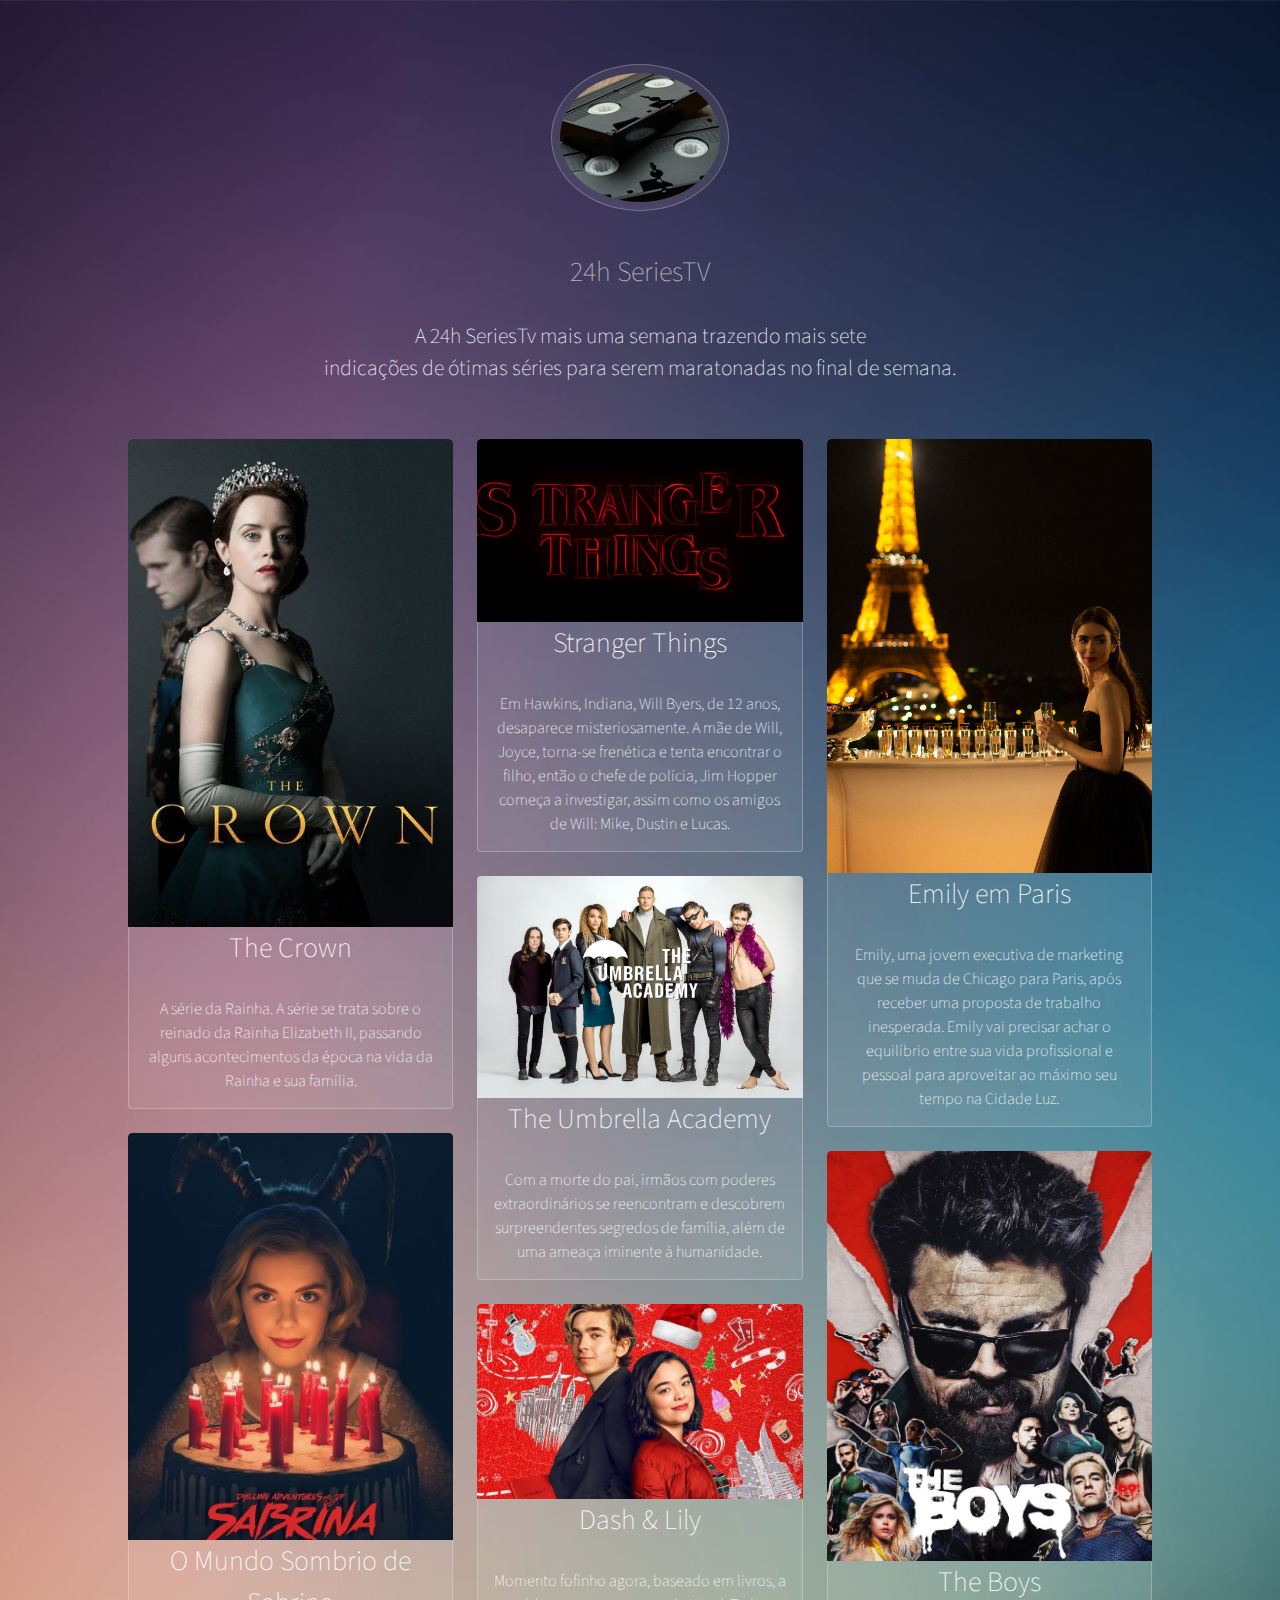
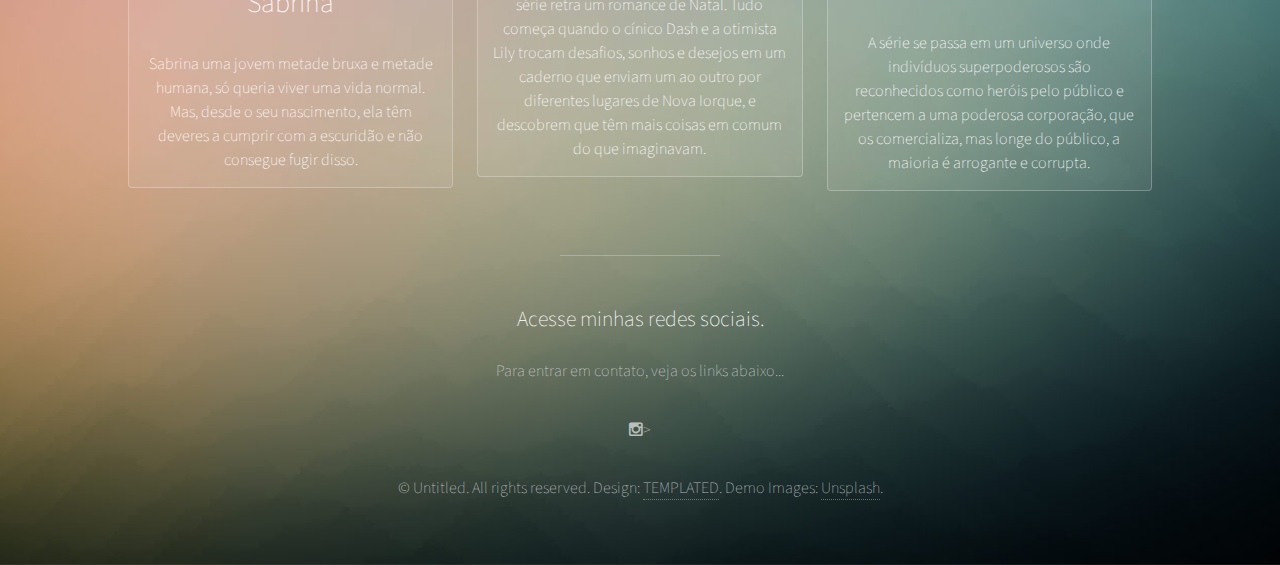
<file: serie.html/index.html>
<!DOCTYPE HTML>
<!--
	Visualize by TEMPLATED
	templated.co @templatedco
	Released for free under the Creative Commons Attribution 3.0 license (templated.co/license)
-->
<html>
	<head>
		<title>24h SeriesTv</title>
		<meta charset="utf-8" />
		<meta name="viewport" content="width=device-width, initial-scale=1" />
		<link rel="stylesheet" href="assets/css/main.css" />
	</head>
	<body>

		<!-- Wrapper -->
			<div id="wrapper">

				<!-- Header -->
					<header id="header">
						<span class="avatar"><img src="./images/vhs.jpg" alt="Fita Vhs" /></span>
						<h1>24h SeriesTV</h1>
						<h2>A 24h SeriesTv mais uma semana trazendo mais sete <br> 
							indicações de ótimas séries para serem maratonadas no final de semana.</h2
						></header>

				<!-- Main -->
					<section id="main">

						<!-- Thumbnails -->
							<section class="thumbnails">
								<div>
									<a href="images/the crown.jpg">
										<img src="images/the crown.jpg" alt="The Crown"/>
										<h1>The Crown</h1>
										<h3>A série da Rainha. A série se trata sobre o reinado
										da Rainha Elizabeth II, passando alguns acontecimentos da época 
										na vida da Rainha e sua família.</h3></a>
									<a href="images/Sabrina.jpg">
										<img src="images/Sabrina.jpg" alt="O Mundo Sombrio de Sabrina" />
										<h1>O Mundo Sombrio de Sabrina</h1>
										<h3>Sabrina uma jovem metade bruxa e metade humana, só queria viver
											uma vida normal. Mas, desde o seu nascimento, ela têm deveres 
											a cumprir com a escuridão e não consegue fugir disso.</h3></a>
								</div>
								<div>
									<a href="images/stranger.jpg">
										<img src="images/stranger.jpg" alt="Stranger Things" />
										<h1>Stranger Things</h1>
										<h3>Em Hawkins, Indiana, Will Byers, de 12 anos, desaparece misteriosamente. 
											A mãe de Will, Joyce, torna-se frenética e tenta encontrar o filho, 
											então o chefe de polícia, Jim Hopper começa a investigar, 
											assim como os amigos de Will: Mike, Dustin e Lucas.</h3></a>
									<a href="images/umbrella.jpg">
										<img src="images/umbrella.jpg" alt="The Umbrella Academy" />
										<h1>The Umbrella Academy</h1>
										<h3>Com a morte do pai, irmãos com poderes extraordinários se reencontram 
											e descobrem surpreendentes segredos de família, 
											além de uma ameaça iminente à humanidade.</h3></a>
									<a href="images/dash.jpg">
										<img src="images/dash.jpg" alt="Dash & Lily" />
										<h1>Dash & Lily</h1>
										<h3>Momento fofinho agora, baseado em livros, a série retra um romance de Natal.
											Tudo começa quando o cínico Dash e a otimista Lily trocam desafios, 
											sonhos e desejos em um caderno que enviam um ao outro por diferentes lugares de Nova Iorque,
											 e descobrem que têm mais coisas em comum do que imaginavam. </h3></a>
								</div>
								<div>
									<a href="images/Emily em Paris.jpg">
										<img src="images/Emily em Paris.jpg" alt="Emily em Paris" />
										<h1>Emily em Paris</h1>
										<h3>Emily, uma jovem executiva de marketing que se muda de Chicago para Paris,
											 após receber uma proposta de trabalho inesperada. Emily vai precisar achar o equilíbrio entre sua
											  vida profissional e pessoal para aproveitar ao máximo seu tempo na Cidade Luz.</h3>
									</a>
									<a href="images/the boys.jpg">
										<img src="images/the boys.jpg" alt="The Boys" />
										<h1>The Boys</h1>
										<h3>A série se passa em um universo onde indivíduos superpoderosos são reconhecidos como heróis 
											pelo público e pertencem a uma poderosa corporação, que os comercializa, mas longe do público, a maioria é arrogante e corrupta.</h3>
									</a>
								</div>
							</section>

					</section>
				<!-- Footer -->
					<footer id="footer">
							<div class="inner">
							   <h2>Acesse minhas redes sociais.</h2>
							   <p>Para entrar em contato, veja os links abaixo...</p>
						
							   <ul class="icons">
			
				  
								  <li><a href="https://instagram.com/igustavoinacio" target="_blank" class="icon fa-instagram"><span class="label">Instagram</span></a></li>></li>  
								</ul>
						  
						<p>&copy; Untitled. All rights reserved. Design: <a href="http://templated.co">TEMPLATED</a>. Demo Images: <a href="http://unsplash.com">Unsplash</a>.</p>
					</footer>

			</div>

		<!-- Scripts -->
			<script src="assets/js/jquery.min.js"></script>
			<script src="assets/js/jquery.poptrox.min.js"></script>
			<script src="assets/js/skel.min.js"></script>
			<script src="assets/js/main.js"></script>

	</body>
</html>
</file>
<file: serie.html/assets/css/main.css>
@charset "UTF-8";
@import url(font-awesome.min.css);
@import url("http://fonts.googleapis.com/css?family=Source+Sans+Pro:200");

/*
	Visualize by TEMPLATED
	templated.co @templatedco
	Released for free under the Creative Commons Attribution 3.0 license (templated.co/license)
*/

/* Reset */

	html, body, div, span, applet, object, iframe, h1, h2, h3, h4, h5, h6, p, blockquote, pre, a, abbr, acronym, address, big, cite, code, del, dfn, em, img, ins, kbd, q, s, samp, small, strike, strong, sub, sup, tt, var, b, u, i, center, dl, dt, dd, ol, ul, li, fieldset, form, label, legend, table, caption, tbody, tfoot, thead, tr, th, td, article, aside, canvas, details, embed, figure, figcaption, footer, header, hgroup, menu, nav, output, ruby, section, summary, time, mark, audio, video {
		margin: 0;
		padding: 0;
		border: 0;
		font-size: 100%;
		font: inherit;
		vertical-align: baseline;
	}

	article, aside, details, figcaption, figure, footer, header, hgroup, menu, nav, section {
		display: block;
	}

	body {
		line-height: 1;
	}

	ol, ul {
		list-style: none;
	}

	blockquote, q {
		quotes: none;
	}

	blockquote:before, blockquote:after, q:before, q:after {
		content: '';
		content: none;
	}

	table {
		border-collapse: collapse;
		border-spacing: 0;
	}

	body {
		-webkit-text-size-adjust: none;
	}

/* Box Model */

	*, *:before, *:after {
		-moz-box-sizing: border-box;
		-webkit-box-sizing: border-box;
		box-sizing: border-box;
	}

/* Grid */

	.row {
		border-bottom: solid 1px transparent;
		-moz-box-sizing: border-box;
		-webkit-box-sizing: border-box;
		box-sizing: border-box;
	}

	.row > * {
		float: left;
		-moz-box-sizing: border-box;
		-webkit-box-sizing: border-box;
		box-sizing: border-box;
	}

	.row:after, .row:before {
		content: '';
		display: block;
		clear: both;
		height: 0;
	}

	.row.uniform > * > :first-child {
		margin-top: 0;
	}

	.row.uniform > * > :last-child {
		margin-bottom: 0;
	}

	.row.\30 \25 > * {
		padding: 0 0 0 0em;
	}

	.row.\30 \25 {
		margin: 0 0 -1px 0em;
	}

	.row.uniform.\30 \25 > * {
		padding: 0em 0 0 0em;
	}

	.row.uniform.\30 \25 {
		margin: 0em 0 -1px 0em;
	}

	.row > * {
		padding: 0 0 0 2em;
	}

	.row {
		margin: 0 0 -1px -2em;
	}

	.row.uniform > * {
		padding: 2em 0 0 2em;
	}

	.row.uniform {
		margin: -2em 0 -1px -2em;
	}

	.row.\32 00\25 > * {
		padding: 0 0 0 4em;
	}

	.row.\32 00\25 {
		margin: 0 0 -1px -4em;
	}

	.row.uniform.\32 00\25 > * {
		padding: 4em 0 0 4em;
	}

	.row.uniform.\32 00\25 {
		margin: -4em 0 -1px -4em;
	}

	.row.\31 50\25 > * {
		padding: 0 0 0 3em;
	}

	.row.\31 50\25 {
		margin: 0 0 -1px -3em;
	}

	.row.uniform.\31 50\25 > * {
		padding: 3em 0 0 3em;
	}

	.row.uniform.\31 50\25 {
		margin: -3em 0 -1px -3em;
	}

	.row.\35 0\25 > * {
		padding: 0 0 0 1em;
	}

	.row.\35 0\25 {
		margin: 0 0 -1px -1em;
	}

	.row.uniform.\35 0\25 > * {
		padding: 1em 0 0 1em;
	}

	.row.uniform.\35 0\25 {
		margin: -1em 0 -1px -1em;
	}

	.row.\32 5\25 > * {
		padding: 0 0 0 0.5em;
	}

	.row.\32 5\25 {
		margin: 0 0 -1px -0.5em;
	}

	.row.uniform.\32 5\25 > * {
		padding: 0.5em 0 0 0.5em;
	}

	.row.uniform.\32 5\25 {
		margin: -0.5em 0 -1px -0.5em;
	}

	.\31 2u, .\31 2u\24 {
		width: 100%;
		clear: none;
		margin-left: 0;
	}

	.\31 1u, .\31 1u\24 {
		width: 91.6666666667%;
		clear: none;
		margin-left: 0;
	}

	.\31 0u, .\31 0u\24 {
		width: 83.3333333333%;
		clear: none;
		margin-left: 0;
	}

	.\39 u, .\39 u\24 {
		width: 75%;
		clear: none;
		margin-left: 0;
	}

	.\38 u, .\38 u\24 {
		width: 66.6666666667%;
		clear: none;
		margin-left: 0;
	}

	.\37 u, .\37 u\24 {
		width: 58.3333333333%;
		clear: none;
		margin-left: 0;
	}

	.\36 u, .\36 u\24 {
		width: 50%;
		clear: none;
		margin-left: 0;
	}

	.\35 u, .\35 u\24 {
		width: 41.6666666667%;
		clear: none;
		margin-left: 0;
	}

	.\34 u, .\34 u\24 {
		width: 33.3333333333%;
		clear: none;
		margin-left: 0;
	}

	.\33 u, .\33 u\24 {
		width: 25%;
		clear: none;
		margin-left: 0;
	}

	.\32 u, .\32 u\24 {
		width: 16.6666666667%;
		clear: none;
		margin-left: 0;
	}

	.\31 u, .\31 u\24 {
		width: 8.3333333333%;
		clear: none;
		margin-left: 0;
	}

	.\31 2u\24 + *,
	.\31 1u\24 + *,
	.\31 0u\24 + *,
	.\39 u\24 + *,
	.\38 u\24 + *,
	.\37 u\24 + *,
	.\36 u\24 + *,
	.\35 u\24 + *,
	.\34 u\24 + *,
	.\33 u\24 + *,
	.\32 u\24 + *,
	.\31 u\24 + * {
		clear: left;
	}

	.\-11u {
		margin-left: 91.66667%;
	}

	.\-10u {
		margin-left: 83.33333%;
	}

	.\-9u {
		margin-left: 75%;
	}

	.\-8u {
		margin-left: 66.66667%;
	}

	.\-7u {
		margin-left: 58.33333%;
	}

	.\-6u {
		margin-left: 50%;
	}

	.\-5u {
		margin-left: 41.66667%;
	}

	.\-4u {
		margin-left: 33.33333%;
	}

	.\-3u {
		margin-left: 25%;
	}

	.\-2u {
		margin-left: 16.66667%;
	}

	.\-1u {
		margin-left: 8.33333%;
	}

	@media screen and (max-width: 1680px) {

		.row > * {
			padding: 0 0 0 2em;
		}

		.row {
			margin: 0 0 -1px -2em;
		}

		.row.uniform > * {
			padding: 2em 0 0 2em;
		}

		.row.uniform {
			margin: -2em 0 -1px -2em;
		}

		.row.\32 00\25 > * {
			padding: 0 0 0 4em;
		}

		.row.\32 00\25 {
			margin: 0 0 -1px -4em;
		}

		.row.uniform.\32 00\25 > * {
			padding: 4em 0 0 4em;
		}

		.row.uniform.\32 00\25 {
			margin: -4em 0 -1px -4em;
		}

		.row.\31 50\25 > * {
			padding: 0 0 0 3em;
		}

		.row.\31 50\25 {
			margin: 0 0 -1px -3em;
		}

		.row.uniform.\31 50\25 > * {
			padding: 3em 0 0 3em;
		}

		.row.uniform.\31 50\25 {
			margin: -3em 0 -1px -3em;
		}

		.row.\35 0\25 > * {
			padding: 0 0 0 1em;
		}

		.row.\35 0\25 {
			margin: 0 0 -1px -1em;
		}

		.row.uniform.\35 0\25 > * {
			padding: 1em 0 0 1em;
		}

		.row.uniform.\35 0\25 {
			margin: -1em 0 -1px -1em;
		}

		.row.\32 5\25 > * {
			padding: 0 0 0 0.5em;
		}

		.row.\32 5\25 {
			margin: 0 0 -1px -0.5em;
		}

		.row.uniform.\32 5\25 > * {
			padding: 0.5em 0 0 0.5em;
		}

		.row.uniform.\32 5\25 {
			margin: -0.5em 0 -1px -0.5em;
		}

		.\31 2u\28xlarge\29, .\31 2u\24\28xlarge\29 {
			width: 100%;
			clear: none;
			margin-left: 0;
		}

		.\31 1u\28xlarge\29, .\31 1u\24\28xlarge\29 {
			width: 91.6666666667%;
			clear: none;
			margin-left: 0;
		}

		.\31 0u\28xlarge\29, .\31 0u\24\28xlarge\29 {
			width: 83.3333333333%;
			clear: none;
			margin-left: 0;
		}

		.\39 u\28xlarge\29, .\39 u\24\28xlarge\29 {
			width: 75%;
			clear: none;
			margin-left: 0;
		}

		.\38 u\28xlarge\29, .\38 u\24\28xlarge\29 {
			width: 66.6666666667%;
			clear: none;
			margin-left: 0;
		}

		.\37 u\28xlarge\29, .\37 u\24\28xlarge\29 {
			width: 58.3333333333%;
			clear: none;
			margin-left: 0;
		}

		.\36 u\28xlarge\29, .\36 u\24\28xlarge\29 {
			width: 50%;
			clear: none;
			margin-left: 0;
		}

		.\35 u\28xlarge\29, .\35 u\24\28xlarge\29 {
			width: 41.6666666667%;
			clear: none;
			margin-left: 0;
		}

		.\34 u\28xlarge\29, .\34 u\24\28xlarge\29 {
			width: 33.3333333333%;
			clear: none;
			margin-left: 0;
		}

		.\33 u\28xlarge\29, .\33 u\24\28xlarge\29 {
			width: 25%;
			clear: none;
			margin-left: 0;
		}

		.\32 u\28xlarge\29, .\32 u\24\28xlarge\29 {
			width: 16.6666666667%;
			clear: none;
			margin-left: 0;
		}

		.\31 u\28xlarge\29, .\31 u\24\28xlarge\29 {
			width: 8.3333333333%;
			clear: none;
			margin-left: 0;
		}

		.\31 2u\24\28xlarge\29 + *,
		.\31 1u\24\28xlarge\29 + *,
		.\31 0u\24\28xlarge\29 + *,
		.\39 u\24\28xlarge\29 + *,
		.\38 u\24\28xlarge\29 + *,
		.\37 u\24\28xlarge\29 + *,
		.\36 u\24\28xlarge\29 + *,
		.\35 u\24\28xlarge\29 + *,
		.\34 u\24\28xlarge\29 + *,
		.\33 u\24\28xlarge\29 + *,
		.\32 u\24\28xlarge\29 + *,
		.\31 u\24\28xlarge\29 + * {
			clear: left;
		}

		.\-11u\28xlarge\29 {
			margin-left: 91.66667%;
		}

		.\-10u\28xlarge\29 {
			margin-left: 83.33333%;
		}

		.\-9u\28xlarge\29 {
			margin-left: 75%;
		}

		.\-8u\28xlarge\29 {
			margin-left: 66.66667%;
		}

		.\-7u\28xlarge\29 {
			margin-left: 58.33333%;
		}

		.\-6u\28xlarge\29 {
			margin-left: 50%;
		}

		.\-5u\28xlarge\29 {
			margin-left: 41.66667%;
		}

		.\-4u\28xlarge\29 {
			margin-left: 33.33333%;
		}

		.\-3u\28xlarge\29 {
			margin-left: 25%;
		}

		.\-2u\28xlarge\29 {
			margin-left: 16.66667%;
		}

		.\-1u\28xlarge\29 {
			margin-left: 8.33333%;
		}

	}

	@media screen and (max-width: 1280px) {

		.row > * {
			padding: 0 0 0 2em;
		}

		.row {
			margin: 0 0 -1px -2em;
		}

		.row.uniform > * {
			padding: 2em 0 0 2em;
		}

		.row.uniform {
			margin: -2em 0 -1px -2em;
		}

		.row.\32 00\25 > * {
			padding: 0 0 0 4em;
		}

		.row.\32 00\25 {
			margin: 0 0 -1px -4em;
		}

		.row.uniform.\32 00\25 > * {
			padding: 4em 0 0 4em;
		}

		.row.uniform.\32 00\25 {
			margin: -4em 0 -1px -4em;
		}

		.row.\31 50\25 > * {
			padding: 0 0 0 3em;
		}

		.row.\31 50\25 {
			margin: 0 0 -1px -3em;
		}

		.row.uniform.\31 50\25 > * {
			padding: 3em 0 0 3em;
		}

		.row.uniform.\31 50\25 {
			margin: -3em 0 -1px -3em;
		}

		.row.\35 0\25 > * {
			padding: 0 0 0 1em;
		}

		.row.\35 0\25 {
			margin: 0 0 -1px -1em;
		}

		.row.uniform.\35 0\25 > * {
			padding: 1em 0 0 1em;
		}

		.row.uniform.\35 0\25 {
			margin: -1em 0 -1px -1em;
		}

		.row.\32 5\25 > * {
			padding: 0 0 0 0.5em;
		}

		.row.\32 5\25 {
			margin: 0 0 -1px -0.5em;
		}

		.row.uniform.\32 5\25 > * {
			padding: 0.5em 0 0 0.5em;
		}

		.row.uniform.\32 5\25 {
			margin: -0.5em 0 -1px -0.5em;
		}

		.\31 2u\28large\29, .\31 2u\24\28large\29 {
			width: 100%;
			clear: none;
			margin-left: 0;
		}

		.\31 1u\28large\29, .\31 1u\24\28large\29 {
			width: 91.6666666667%;
			clear: none;
			margin-left: 0;
		}

		.\31 0u\28large\29, .\31 0u\24\28large\29 {
			width: 83.3333333333%;
			clear: none;
			margin-left: 0;
		}

		.\39 u\28large\29, .\39 u\24\28large\29 {
			width: 75%;
			clear: none;
			margin-left: 0;
		}

		.\38 u\28large\29, .\38 u\24\28large\29 {
			width: 66.6666666667%;
			clear: none;
			margin-left: 0;
		}

		.\37 u\28large\29, .\37 u\24\28large\29 {
			width: 58.3333333333%;
			clear: none;
			margin-left: 0;
		}

		.\36 u\28large\29, .\36 u\24\28large\29 {
			width: 50%;
			clear: none;
			margin-left: 0;
		}

		.\35 u\28large\29, .\35 u\24\28large\29 {
			width: 41.6666666667%;
			clear: none;
			margin-left: 0;
		}

		.\34 u\28large\29, .\34 u\24\28large\29 {
			width: 33.3333333333%;
			clear: none;
			margin-left: 0;
		}

		.\33 u\28large\29, .\33 u\24\28large\29 {
			width: 25%;
			clear: none;
			margin-left: 0;
		}

		.\32 u\28large\29, .\32 u\24\28large\29 {
			width: 16.6666666667%;
			clear: none;
			margin-left: 0;
		}

		.\31 u\28large\29, .\31 u\24\28large\29 {
			width: 8.3333333333%;
			clear: none;
			margin-left: 0;
		}

		.\31 2u\24\28large\29 + *,
		.\31 1u\24\28large\29 + *,
		.\31 0u\24\28large\29 + *,
		.\39 u\24\28large\29 + *,
		.\38 u\24\28large\29 + *,
		.\37 u\24\28large\29 + *,
		.\36 u\24\28large\29 + *,
		.\35 u\24\28large\29 + *,
		.\34 u\24\28large\29 + *,
		.\33 u\24\28large\29 + *,
		.\32 u\24\28large\29 + *,
		.\31 u\24\28large\29 + * {
			clear: left;
		}

		.\-11u\28large\29 {
			margin-left: 91.66667%;
		}

		.\-10u\28large\29 {
			margin-left: 83.33333%;
		}

		.\-9u\28large\29 {
			margin-left: 75%;
		}

		.\-8u\28large\29 {
			margin-left: 66.66667%;
		}

		.\-7u\28large\29 {
			margin-left: 58.33333%;
		}

		.\-6u\28large\29 {
			margin-left: 50%;
		}

		.\-5u\28large\29 {
			margin-left: 41.66667%;
		}

		.\-4u\28large\29 {
			margin-left: 33.33333%;
		}

		.\-3u\28large\29 {
			margin-left: 25%;
		}

		.\-2u\28large\29 {
			margin-left: 16.66667%;
		}

		.\-1u\28large\29 {
			margin-left: 8.33333%;
		}

	}

	@media screen and (max-width: 980px) {

		.row > * {
			padding: 0 0 0 2em;
		}

		.row {
			margin: 0 0 -1px -2em;
		}

		.row.uniform > * {
			padding: 2em 0 0 2em;
		}

		.row.uniform {
			margin: -2em 0 -1px -2em;
		}

		.row.\32 00\25 > * {
			padding: 0 0 0 4em;
		}

		.row.\32 00\25 {
			margin: 0 0 -1px -4em;
		}

		.row.uniform.\32 00\25 > * {
			padding: 4em 0 0 4em;
		}

		.row.uniform.\32 00\25 {
			margin: -4em 0 -1px -4em;
		}

		.row.\31 50\25 > * {
			padding: 0 0 0 3em;
		}

		.row.\31 50\25 {
			margin: 0 0 -1px -3em;
		}

		.row.uniform.\31 50\25 > * {
			padding: 3em 0 0 3em;
		}

		.row.uniform.\31 50\25 {
			margin: -3em 0 -1px -3em;
		}

		.row.\35 0\25 > * {
			padding: 0 0 0 1em;
		}

		.row.\35 0\25 {
			margin: 0 0 -1px -1em;
		}

		.row.uniform.\35 0\25 > * {
			padding: 1em 0 0 1em;
		}

		.row.uniform.\35 0\25 {
			margin: -1em 0 -1px -1em;
		}

		.row.\32 5\25 > * {
			padding: 0 0 0 0.5em;
		}

		.row.\32 5\25 {
			margin: 0 0 -1px -0.5em;
		}

		.row.uniform.\32 5\25 > * {
			padding: 0.5em 0 0 0.5em;
		}

		.row.uniform.\32 5\25 {
			margin: -0.5em 0 -1px -0.5em;
		}

		.\31 2u\28medium\29, .\31 2u\24\28medium\29 {
			width: 100%;
			clear: none;
			margin-left: 0;
		}

		.\31 1u\28medium\29, .\31 1u\24\28medium\29 {
			width: 91.6666666667%;
			clear: none;
			margin-left: 0;
		}

		.\31 0u\28medium\29, .\31 0u\24\28medium\29 {
			width: 83.3333333333%;
			clear: none;
			margin-left: 0;
		}

		.\39 u\28medium\29, .\39 u\24\28medium\29 {
			width: 75%;
			clear: none;
			margin-left: 0;
		}

		.\38 u\28medium\29, .\38 u\24\28medium\29 {
			width: 66.6666666667%;
			clear: none;
			margin-left: 0;
		}

		.\37 u\28medium\29, .\37 u\24\28medium\29 {
			width: 58.3333333333%;
			clear: none;
			margin-left: 0;
		}

		.\36 u\28medium\29, .\36 u\24\28medium\29 {
			width: 50%;
			clear: none;
			margin-left: 0;
		}

		.\35 u\28medium\29, .\35 u\24\28medium\29 {
			width: 41.6666666667%;
			clear: none;
			margin-left: 0;
		}

		.\34 u\28medium\29, .\34 u\24\28medium\29 {
			width: 33.3333333333%;
			clear: none;
			margin-left: 0;
		}

		.\33 u\28medium\29, .\33 u\24\28medium\29 {
			width: 25%;
			clear: none;
			margin-left: 0;
		}

		.\32 u\28medium\29, .\32 u\24\28medium\29 {
			width: 16.6666666667%;
			clear: none;
			margin-left: 0;
		}

		.\31 u\28medium\29, .\31 u\24\28medium\29 {
			width: 8.3333333333%;
			clear: none;
			margin-left: 0;
		}

		.\31 2u\24\28medium\29 + *,
		.\31 1u\24\28medium\29 + *,
		.\31 0u\24\28medium\29 + *,
		.\39 u\24\28medium\29 + *,
		.\38 u\24\28medium\29 + *,
		.\37 u\24\28medium\29 + *,
		.\36 u\24\28medium\29 + *,
		.\35 u\24\28medium\29 + *,
		.\34 u\24\28medium\29 + *,
		.\33 u\24\28medium\29 + *,
		.\32 u\24\28medium\29 + *,
		.\31 u\24\28medium\29 + * {
			clear: left;
		}

		.\-11u\28medium\29 {
			margin-left: 91.66667%;
		}

		.\-10u\28medium\29 {
			margin-left: 83.33333%;
		}

		.\-9u\28medium\29 {
			margin-left: 75%;
		}

		.\-8u\28medium\29 {
			margin-left: 66.66667%;
		}

		.\-7u\28medium\29 {
			margin-left: 58.33333%;
		}

		.\-6u\28medium\29 {
			margin-left: 50%;
		}

		.\-5u\28medium\29 {
			margin-left: 41.66667%;
		}

		.\-4u\28medium\29 {
			margin-left: 33.33333%;
		}

		.\-3u\28medium\29 {
			margin-left: 25%;
		}

		.\-2u\28medium\29 {
			margin-left: 16.66667%;
		}

		.\-1u\28medium\29 {
			margin-left: 8.33333%;
		}

	}

	@media screen and (max-width: 736px) {

		.row > * {
			padding: 0 0 0 2em;
		}

		.row {
			margin: 0 0 -1px -2em;
		}

		.row.uniform > * {
			padding: 2em 0 0 2em;
		}

		.row.uniform {
			margin: -2em 0 -1px -2em;
		}

		.row.\32 00\25 > * {
			padding: 0 0 0 4em;
		}

		.row.\32 00\25 {
			margin: 0 0 -1px -4em;
		}

		.row.uniform.\32 00\25 > * {
			padding: 4em 0 0 4em;
		}

		.row.uniform.\32 00\25 {
			margin: -4em 0 -1px -4em;
		}

		.row.\31 50\25 > * {
			padding: 0 0 0 3em;
		}

		.row.\31 50\25 {
			margin: 0 0 -1px -3em;
		}

		.row.uniform.\31 50\25 > * {
			padding: 3em 0 0 3em;
		}

		.row.uniform.\31 50\25 {
			margin: -3em 0 -1px -3em;
		}

		.row.\35 0\25 > * {
			padding: 0 0 0 1em;
		}

		.row.\35 0\25 {
			margin: 0 0 -1px -1em;
		}

		.row.uniform.\35 0\25 > * {
			padding: 1em 0 0 1em;
		}

		.row.uniform.\35 0\25 {
			margin: -1em 0 -1px -1em;
		}

		.row.\32 5\25 > * {
			padding: 0 0 0 0.5em;
		}

		.row.\32 5\25 {
			margin: 0 0 -1px -0.5em;
		}

		.row.uniform.\32 5\25 > * {
			padding: 0.5em 0 0 0.5em;
		}

		.row.uniform.\32 5\25 {
			margin: -0.5em 0 -1px -0.5em;
		}

		.\31 2u\28small\29, .\31 2u\24\28small\29 {
			width: 100%;
			clear: none;
			margin-left: 0;
		}

		.\31 1u\28small\29, .\31 1u\24\28small\29 {
			width: 91.6666666667%;
			clear: none;
			margin-left: 0;
		}

		.\31 0u\28small\29, .\31 0u\24\28small\29 {
			width: 83.3333333333%;
			clear: none;
			margin-left: 0;
		}

		.\39 u\28small\29, .\39 u\24\28small\29 {
			width: 75%;
			clear: none;
			margin-left: 0;
		}

		.\38 u\28small\29, .\38 u\24\28small\29 {
			width: 66.6666666667%;
			clear: none;
			margin-left: 0;
		}

		.\37 u\28small\29, .\37 u\24\28small\29 {
			width: 58.3333333333%;
			clear: none;
			margin-left: 0;
		}

		.\36 u\28small\29, .\36 u\24\28small\29 {
			width: 50%;
			clear: none;
			margin-left: 0;
		}

		.\35 u\28small\29, .\35 u\24\28small\29 {
			width: 41.6666666667%;
			clear: none;
			margin-left: 0;
		}

		.\34 u\28small\29, .\34 u\24\28small\29 {
			width: 33.3333333333%;
			clear: none;
			margin-left: 0;
		}

		.\33 u\28small\29, .\33 u\24\28small\29 {
			width: 25%;
			clear: none;
			margin-left: 0;
		}

		.\32 u\28small\29, .\32 u\24\28small\29 {
			width: 16.6666666667%;
			clear: none;
			margin-left: 0;
		}

		.\31 u\28small\29, .\31 u\24\28small\29 {
			width: 8.3333333333%;
			clear: none;
			margin-left: 0;
		}

		.\31 2u\24\28small\29 + *,
		.\31 1u\24\28small\29 + *,
		.\31 0u\24\28small\29 + *,
		.\39 u\24\28small\29 + *,
		.\38 u\24\28small\29 + *,
		.\37 u\24\28small\29 + *,
		.\36 u\24\28small\29 + *,
		.\35 u\24\28small\29 + *,
		.\34 u\24\28small\29 + *,
		.\33 u\24\28small\29 + *,
		.\32 u\24\28small\29 + *,
		.\31 u\24\28small\29 + * {
			clear: left;
		}

		.\-11u\28small\29 {
			margin-left: 91.66667%;
		}

		.\-10u\28small\29 {
			margin-left: 83.33333%;
		}

		.\-9u\28small\29 {
			margin-left: 75%;
		}

		.\-8u\28small\29 {
			margin-left: 66.66667%;
		}

		.\-7u\28small\29 {
			margin-left: 58.33333%;
		}

		.\-6u\28small\29 {
			margin-left: 50%;
		}

		.\-5u\28small\29 {
			margin-left: 41.66667%;
		}

		.\-4u\28small\29 {
			margin-left: 33.33333%;
		}

		.\-3u\28small\29 {
			margin-left: 25%;
		}

		.\-2u\28small\29 {
			margin-left: 16.66667%;
		}

		.\-1u\28small\29 {
			margin-left: 8.33333%;
		}

	}

	@media screen and (max-width: 480px) {

		.row > * {
			padding: 0 0 0 2em;
		}

		.row {
			margin: 0 0 -1px -2em;
		}

		.row.uniform > * {
			padding: 2em 0 0 2em;
		}

		.row.uniform {
			margin: -2em 0 -1px -2em;
		}

		.row.\32 00\25 > * {
			padding: 0 0 0 4em;
		}

		.row.\32 00\25 {
			margin: 0 0 -1px -4em;
		}

		.row.uniform.\32 00\25 > * {
			padding: 4em 0 0 4em;
		}

		.row.uniform.\32 00\25 {
			margin: -4em 0 -1px -4em;
		}

		.row.\31 50\25 > * {
			padding: 0 0 0 3em;
		}

		.row.\31 50\25 {
			margin: 0 0 -1px -3em;
		}

		.row.uniform.\31 50\25 > * {
			padding: 3em 0 0 3em;
		}

		.row.uniform.\31 50\25 {
			margin: -3em 0 -1px -3em;
		}

		.row.\35 0\25 > * {
			padding: 0 0 0 1em;
		}

		.row.\35 0\25 {
			margin: 0 0 -1px -1em;
		}

		.row.uniform.\35 0\25 > * {
			padding: 1em 0 0 1em;
		}

		.row.uniform.\35 0\25 {
			margin: -1em 0 -1px -1em;
		}

		.row.\32 5\25 > * {
			padding: 0 0 0 0.5em;
		}

		.row.\32 5\25 {
			margin: 0 0 -1px -0.5em;
		}

		.row.uniform.\32 5\25 > * {
			padding: 0.5em 0 0 0.5em;
		}

		.row.uniform.\32 5\25 {
			margin: -0.5em 0 -1px -0.5em;
		}

		.\31 2u\28xsmall\29, .\31 2u\24\28xsmall\29 {
			width: 100%;
			clear: none;
			margin-left: 0;
		}

		.\31 1u\28xsmall\29, .\31 1u\24\28xsmall\29 {
			width: 91.6666666667%;
			clear: none;
			margin-left: 0;
		}

		.\31 0u\28xsmall\29, .\31 0u\24\28xsmall\29 {
			width: 83.3333333333%;
			clear: none;
			margin-left: 0;
		}

		.\39 u\28xsmall\29, .\39 u\24\28xsmall\29 {
			width: 75%;
			clear: none;
			margin-left: 0;
		}

		.\38 u\28xsmall\29, .\38 u\24\28xsmall\29 {
			width: 66.6666666667%;
			clear: none;
			margin-left: 0;
		}

		.\37 u\28xsmall\29, .\37 u\24\28xsmall\29 {
			width: 58.3333333333%;
			clear: none;
			margin-left: 0;
		}

		.\36 u\28xsmall\29, .\36 u\24\28xsmall\29 {
			width: 50%;
			clear: none;
			margin-left: 0;
		}

		.\35 u\28xsmall\29, .\35 u\24\28xsmall\29 {
			width: 41.6666666667%;
			clear: none;
			margin-left: 0;
		}

		.\34 u\28xsmall\29, .\34 u\24\28xsmall\29 {
			width: 33.3333333333%;
			clear: none;
			margin-left: 0;
		}

		.\33 u\28xsmall\29, .\33 u\24\28xsmall\29 {
			width: 25%;
			clear: none;
			margin-left: 0;
		}

		.\32 u\28xsmall\29, .\32 u\24\28xsmall\29 {
			width: 16.6666666667%;
			clear: none;
			margin-left: 0;
		}

		.\31 u\28xsmall\29, .\31 u\24\28xsmall\29 {
			width: 8.3333333333%;
			clear: none;
			margin-left: 0;
		}

		.\31 2u\24\28xsmall\29 + *,
		.\31 1u\24\28xsmall\29 + *,
		.\31 0u\24\28xsmall\29 + *,
		.\39 u\24\28xsmall\29 + *,
		.\38 u\24\28xsmall\29 + *,
		.\37 u\24\28xsmall\29 + *,
		.\36 u\24\28xsmall\29 + *,
		.\35 u\24\28xsmall\29 + *,
		.\34 u\24\28xsmall\29 + *,
		.\33 u\24\28xsmall\29 + *,
		.\32 u\24\28xsmall\29 + *,
		.\31 u\24\28xsmall\29 + * {
			clear: left;
		}

		.\-11u\28xsmall\29 {
			margin-left: 91.66667%;
		}

		.\-10u\28xsmall\29 {
			margin-left: 83.33333%;
		}

		.\-9u\28xsmall\29 {
			margin-left: 75%;
		}

		.\-8u\28xsmall\29 {
			margin-left: 66.66667%;
		}

		.\-7u\28xsmall\29 {
			margin-left: 58.33333%;
		}

		.\-6u\28xsmall\29 {
			margin-left: 50%;
		}

		.\-5u\28xsmall\29 {
			margin-left: 41.66667%;
		}

		.\-4u\28xsmall\29 {
			margin-left: 33.33333%;
		}

		.\-3u\28xsmall\29 {
			margin-left: 25%;
		}

		.\-2u\28xsmall\29 {
			margin-left: 16.66667%;
		}

		.\-1u\28xsmall\29 {
			margin-left: 8.33333%;
		}

	}

/* Basic */

	@-ms-viewport {
		width: device-width;
	}

	body {
		-ms-overflow-style: scrollbar;
	}

	@media screen and (max-width: 480px) {

		html, body {
			min-width: 320px;
		}

	}

	body {
		background-color: #000;
		background-image: url("../../images/bg.jpg");
		background-size: cover;
		background-position: top center;
	}

		body.is-loading *, body.is-loading *:before, body.is-loading *:after {
			-moz-animation: none !important;
			-webkit-animation: none !important;
			-ms-animation: none !important;
			animation: none !important;
			-moz-transition: none !important;
			-webkit-transition: none !important;
			-ms-transition: none !important;
			transition: none !important;
		}

/* Type */

	body, input, select, textarea {
		color: rgba(255, 255, 255, 0.65);
		font-family: "Source Sans Pro", Helvetica, sans-serif;
		font-size: 13pt;
		font-weight: 200;
		line-height: 1.65;
	}

		@media screen and (max-width: 1280px) {

			body, input, select, textarea {
				font-size: 12pt;
			}

		}

	a {
		color: inherit;
		text-decoration: none;
		border-bottom: dotted 1px rgba(255, 255, 255, 0.35);
		-moz-transition: border-bottom-color 0.2s ease-in-out, color 0.2s ease-in-out;
		-webkit-transition: border-bottom-color 0.2s ease-in-out, color 0.2s ease-in-out;
		-ms-transition: border-bottom-color 0.2s ease-in-out, color 0.2s ease-in-out;
		transition: border-bottom-color 0.2s ease-in-out, color 0.2s ease-in-out;
	}

		a:hover {
			color: #ffffff;
			border-bottom-color: transparent;
		}

	strong, b {
		color: #ffffff;
		font-weight: 200;
	}

	em, i {
		font-style: italic;
	}

	p {
		margin: 0 0 2em 0;
	}

	h1, h2, h3, h4, h5, h6 {
		color: #ffffff;
		font-weight: 200;
		line-height: 1.5;
		margin: 0 0 1em 0;
	}

		h1 a, h2 a, h3 a, h4 a, h5 a, h6 a {
			color: inherit;
			text-decoration: none;
		}

		@media screen and (max-width: 980px) {

			h1 br, h2 br, h3 br, h4 br, h5 br, h6 br {
				display: none;
			}

		}

	h1 {
		font-size: 1.75em;
	}

		@media screen and (max-width: 980px) {

			h1 {
				font-size: 1.5em;
			}

		}

		@media screen and (max-width: 736px) {

			h1 {
				font-size: 1.25em;
			}

		}

	h2 {
		font-size: 1.35em;
	}

		@media screen and (max-width: 736px) {

			h2 {
				font-size: 1em;
			}

		}

	h3 {
		font-size: 1em;
	}

	h4 {
		font-size: 1em;
	}

	h5 {
		font-size: 0.9em;
	}

	h6 {
		font-size: 0.7em;
	}

	sub {
		font-size: 0.8em;
		position: relative;
		top: 0.5em;
	}

	sup {
		font-size: 0.8em;
		position: relative;
		top: -0.5em;
	}

	blockquote {
		border-left: solid 4px rgba(255, 255, 255, 0.25);
		font-style: italic;
		margin: 0 0 2em 0;
		padding: 0.5em 0 0.5em 2em;
	}

	code {
		background: rgba(255, 255, 255, 0.075);
		border-radius: 4px;
		border: solid 1px rgba(255, 255, 255, 0.25);
		font-family: "Courier New", monospace;
		font-size: 0.9em;
		margin: 0 0.25em;
		padding: 0.25em 0.65em;
	}

	pre {
		-webkit-overflow-scrolling: touch;
		font-family: "Courier New", monospace;
		font-size: 0.9em;
		margin: 0 0 2em 0;
	}

		pre code {
			display: block;
			line-height: 1.75;
			padding: 1em 1.5em;
			overflow-x: auto;
		}

	hr {
		border: 0;
		border-bottom: solid 1px rgba(255, 255, 255, 0.25);
		margin: 2em 0;
	}

		hr.major {
			margin: 3em 0;
		}

	.align-left {
		text-align: left;
	}

	.align-center {
		text-align: center;
	}

	.align-right {
		text-align: right;
	}

/* Section/Article */

	section.special, article.special {
		text-align: center;
	}

	header p {
		color: rgba(255, 255, 255, 0.35);
		position: relative;
		margin: 0 0 1.5em 0;
	}

	header h2 + p {
		font-size: 1.25em;
		margin-top: -1em;
	}

	header h3 + p {
		font-size: 1.1em;
		margin-top: -0.8em;
	}

	header h4 + p,
	header h5 + p,
	header h6 + p {
		font-size: 0.9em;
		margin-top: -0.6em;
	}

/* Form */

	form {
		margin: 0 0 2em 0;
	}

	label {
		color: #ffffff;
		display: block;
		font-size: 0.9em;
		font-weight: 200;
		margin: 0 0 1em 0;
	}

	input[type="text"],
	input[type="password"],
	input[type="email"],
	input[type="tel"],
	select,
	textarea {
		-moz-appearance: none;
		-webkit-appearance: none;
		-ms-appearance: none;
		appearance: none;
		background: rgba(255, 255, 255, 0.075);
		border-radius: 4px;
		border: none;
		border: solid 1px rgba(255, 255, 255, 0.25);
		color: inherit;
		display: block;
		outline: 0;
		padding: 0 1em;
		text-decoration: none;
		width: 100%;
	}

		input[type="text"]:invalid,
		input[type="password"]:invalid,
		input[type="email"]:invalid,
		input[type="tel"]:invalid,
		select:invalid,
		textarea:invalid {
			box-shadow: none;
		}

		input[type="text"]:focus,
		input[type="password"]:focus,
		input[type="email"]:focus,
		input[type="tel"]:focus,
		select:focus,
		textarea:focus {
			border-color: #FF6382;
			box-shadow: 0 0 0 1px #FF6382;
		}

	.select-wrapper {
		text-decoration: none;
		display: block;
		position: relative;
	}

		.select-wrapper:before {
			content: "";
			-moz-osx-font-smoothing: grayscale;
			-webkit-font-smoothing: antialiased;
			font-family: FontAwesome;
			font-style: normal;
			font-weight: normal;
			text-transform: none !important;
		}

		.select-wrapper:before {
			color: rgba(255, 255, 255, 0.25);
			display: block;
			height: 2.75em;
			line-height: 2.75em;
			pointer-events: none;
			position: absolute;
			right: 0;
			text-align: center;
			top: 0;
			width: 2.75em;
		}

		.select-wrapper select::-ms-expand {
			display: none;
		}

	input[type="text"],
	input[type="password"],
	input[type="email"],
	select {
		height: 2.75em;
	}

	textarea {
		padding: 0.75em 1em;
	}

	input[type="checkbox"],
	input[type="radio"] {
		-moz-appearance: none;
		-webkit-appearance: none;
		-ms-appearance: none;
		appearance: none;
		display: block;
		float: left;
		margin-right: -2em;
		opacity: 0;
		width: 1em;
		z-index: -1;
	}

		input[type="checkbox"] + label,
		input[type="radio"] + label {
			text-decoration: none;
			color: rgba(255, 255, 255, 0.65);
			cursor: pointer;
			display: inline-block;
			font-size: 1em;
			font-weight: 200;
			padding-left: 2.4em;
			padding-right: 0.75em;
			position: relative;
		}

			input[type="checkbox"] + label:before,
			input[type="radio"] + label:before {
				-moz-osx-font-smoothing: grayscale;
				-webkit-font-smoothing: antialiased;
				font-family: FontAwesome;
				font-style: normal;
				font-weight: normal;
				text-transform: none !important;
			}

			input[type="checkbox"] + label:before,
			input[type="radio"] + label:before {
				background: rgba(255, 255, 255, 0.075);
				border-radius: 4px;
				border: solid 1px rgba(255, 255, 255, 0.25);
				content: '';
				display: inline-block;
				height: 1.65em;
				left: 0;
				line-height: 1.58125em;
				position: absolute;
				text-align: center;
				top: 0;
				width: 1.65em;
			}

		input[type="checkbox"]:checked + label:before,
		input[type="radio"]:checked + label:before {
			background: #FF6382;
			border-color: #FF6382;
			color: #ffffff;
			content: '\f00c';
		}

		input[type="checkbox"]:focus + label:before,
		input[type="radio"]:focus + label:before {
			border-color: #FF6382;
			box-shadow: 0 0 0 1px #FF6382;
		}

	input[type="checkbox"] + label:before {
		border-radius: 4px;
	}

	input[type="radio"] + label:before {
		border-radius: 100%;
	}

	::-webkit-input-placeholder {
		color: rgba(255, 255, 255, 0.35) !important;
		opacity: 1.0;
	}

	:-moz-placeholder {
		color: rgba(255, 255, 255, 0.35) !important;
		opacity: 1.0;
	}

	::-moz-placeholder {
		color: rgba(255, 255, 255, 0.35) !important;
		opacity: 1.0;
	}

	:-ms-input-placeholder {
		color: rgba(255, 255, 255, 0.35) !important;
		opacity: 1.0;
	}

	.formerize-placeholder {
		color: rgba(255, 255, 255, 0.35) !important;
		opacity: 1.0;
	}

/* Box */

	.box {
		border-radius: 4px;
		border: solid 1px rgba(255, 255, 255, 0.25);
		margin-bottom: 2em;
		padding: 1.5em;
	}

		.box > :last-child,
		.box > :last-child > :last-child,
		.box > :last-child > :last-child > :last-child {
			margin-bottom: 0;
		}

		.box.alt {
			border: 0;
			border-radius: 0;
			padding: 0;
		}

/* Icon */

	.icon {
		text-decoration: none;
		border-bottom: none;
		position: relative;
	}

		.icon:before {
			-moz-osx-font-smoothing: grayscale;
			-webkit-font-smoothing: antialiased;
			font-family: FontAwesome;
			font-style: normal;
			font-weight: normal;
			text-transform: none !important;
		}

		.icon > .label {
			display: none;
		}

		.icon.style2 {
			-moz-transition: all 0.2s ease;
			-webkit-transition: all 0.2s ease;
			-ms-transition: all 0.2s ease;
			transition: all 0.2s ease;
			border-radius: 100%;
			display: inline-block;
			padding: 0.5em;
			border: solid 1px rgba(255, 255, 255, 0.25);
			background-color: rgba(255, 255, 255, 0.075);
		}

			.icon.style2:before {
				display: block;
				width: 1.25em;
				height: 1.25em;
				line-height: 1.25em;
				font-size: 1.35em;
			}

			.icon.style2:hover {
				background-color: rgba(255, 255, 255, 0.25);
			}

			@media screen and (max-width: 736px) {

				.icon.style2:before {
					font-size: 1em;
				}

			}

/* Image */

	.image {
		border-radius: 4px;
		border: 0;
		display: inline-block;
		position: relative;
	}

		.image img {
			border-radius: 4px;
			display: block;
		}

		.image.left, .image.right {
			max-width: 40%;
		}

			.image.left img, .image.right img {
				width: 100%;
			}

		.image.left {
			float: left;
			padding: 0 1.5em 1em 0;
			top: 0.25em;
		}

		.image.right {
			float: right;
			padding: 0 0 1em 1.5em;
			top: 0.25em;
		}

		.image.fit {
			display: block;
			margin: 0 0 2em 0;
			width: 100%;
		}

			.image.fit img {
				width: 100%;
			}

		.image.main {
			display: block;
			margin: 0 0 3em 0;
			width: 100%;
		}

			.image.main img {
				width: 100%;
			}

/* List */

	ol {
		list-style: decimal;
		margin: 0 0 2em 0;
		padding-left: 1.25em;
	}

		ol li {
			padding-left: 0.25em;
		}

	ul {
		list-style: disc;
		margin: 0 0 2em 0;
		padding-left: 1em;
	}

		ul li {
			padding-left: 0.5em;
		}

		ul.alt {
			list-style: none;
			padding-left: 0;
		}

			ul.alt li {
				border-top: solid 1px rgba(255, 255, 255, 0.25);
				padding: 0.5em 0;
			}

				ul.alt li:first-child {
					border-top: 0;
					padding-top: 0;
				}

		ul.icons {
			cursor: default;
			list-style: none;
			padding-left: 0;
		}

			ul.icons li {
				display: inline-block;
				padding: 0 1em 0 0;
			}

				ul.icons li:last-child {
					padding-right: 0;
				}

		ul.actions {
			cursor: default;
			list-style: none;
			padding-left: 0;
		}

			ul.actions li {
				display: inline-block;
				padding: 0 1em 0 0;
				vertical-align: middle;
			}

				ul.actions li:last-child {
					padding-right: 0;
				}

			ul.actions.small li {
				padding: 0 0.5em 0 0;
			}

			ul.actions.vertical li {
				display: block;
				padding: 1em 0 0 0;
			}

				ul.actions.vertical li:first-child {
					padding-top: 0;
				}

				ul.actions.vertical li > * {
					margin-bottom: 0;
				}

			ul.actions.vertical.small li {
				padding: 0.5em 0 0 0;
			}

				ul.actions.vertical.small li:first-child {
					padding-top: 0;
				}

			ul.actions.fit {
				display: table;
				margin-left: -1em;
				padding: 0;
				table-layout: fixed;
				width: calc(100% + 1em);
			}

				ul.actions.fit li {
					display: table-cell;
					padding: 0 0 0 1em;
				}

					ul.actions.fit li > * {
						margin-bottom: 0;
					}

				ul.actions.fit.small {
					margin-left: -0.5em;
					width: calc(100% + 0.5em);
				}

					ul.actions.fit.small li {
						padding: 0 0 0 0.5em;
					}

			@media screen and (max-width: 480px) {

				ul.actions {
					margin: 0 0 2em 0;
				}

					ul.actions li {
						padding: 1em 0 0 0;
						display: block;
						text-align: center;
						width: 100%;
					}

						ul.actions li:first-child {
							padding-top: 0;
						}

						ul.actions li > * {
							width: 100%;
							margin: 0 !important;
						}

							ul.actions li > *.icon:before {
								margin-left: -2em;
							}

					ul.actions.small li {
						padding: 0.5em 0 0 0;
					}

						ul.actions.small li:first-child {
							padding-top: 0;
						}

			}

	dl {
		margin: 0 0 2em 0;
	}

		dl dt {
			display: block;
			font-weight: 200;
			margin: 0 0 1em 0;
		}

		dl dd {
			margin-left: 2em;
		}

/* Table */

	.table-wrapper {
		-webkit-overflow-scrolling: touch;
		overflow-x: auto;
	}

	table {
		margin: 0 0 2em 0;
		width: 100%;
	}

		table tbody tr {
			border: solid 1px rgba(255, 255, 255, 0.25);
			border-left: 0;
			border-right: 0;
		}

			table tbody tr:nth-child(2n + 1) {
				background-color: rgba(255, 255, 255, 0.075);
			}

		table td {
			padding: 0.75em 0.75em;
		}

		table th {
			color: #ffffff;
			font-size: 0.9em;
			font-weight: 200;
			padding: 0 0.75em 0.75em 0.75em;
			text-align: left;
		}

		table thead {
			border-bottom: solid 2px rgba(255, 255, 255, 0.25);
		}

		table tfoot {
			border-top: solid 2px rgba(255, 255, 255, 0.25);
		}

		table.alt {
			border-collapse: separate;
		}

			table.alt tbody tr td {
				border: solid 1px rgba(255, 255, 255, 0.25);
				border-left-width: 0;
				border-top-width: 0;
			}

				table.alt tbody tr td:first-child {
					border-left-width: 1px;
				}

			table.alt tbody tr:first-child td {
				border-top-width: 1px;
			}

			table.alt thead {
				border-bottom: 0;
			}

			table.alt tfoot {
				border-top: 0;
			}

/* Button */

	input[type="submit"],
	input[type="reset"],
	input[type="button"],
	button,
	.button {
		-moz-appearance: none;
		-webkit-appearance: none;
		-ms-appearance: none;
		appearance: none;
		-moz-transition: background-color 0.2s ease-in-out, color 0.2s ease-in-out;
		-webkit-transition: background-color 0.2s ease-in-out, color 0.2s ease-in-out;
		-ms-transition: background-color 0.2s ease-in-out, color 0.2s ease-in-out;
		transition: background-color 0.2s ease-in-out, color 0.2s ease-in-out;
		background-color: #FF6382;
		border-radius: 4px;
		border: 0;
		color: !important;
		cursor: pointer;
		display: inline-block;
		font-weight: 200;
		height: 2.85em;
		line-height: 2.95em;
		padding: 0 1.5em;
		text-align: center;
		text-decoration: none;
		white-space: nowrap;
	}

		input[type="submit"]:hover,
		input[type="reset"]:hover,
		input[type="button"]:hover,
		button:hover,
		.button:hover {
			background-color: #ff7c96;
		}

		input[type="submit"]:active,
		input[type="reset"]:active,
		input[type="button"]:active,
		button:active,
		.button:active {
			background-color: #ff496e;
		}

		input[type="submit"].icon,
		input[type="reset"].icon,
		input[type="button"].icon,
		button.icon,
		.button.icon {
			padding-left: 1.35em;
		}

			input[type="submit"].icon:before,
			input[type="reset"].icon:before,
			input[type="button"].icon:before,
			button.icon:before,
			.button.icon:before {
				margin-right: 0.5em;
			}

		input[type="submit"].fit,
		input[type="reset"].fit,
		input[type="button"].fit,
		button.fit,
		.button.fit {
			display: block;
			margin: 0 0 1em 0;
			width: 100%;
		}

		input[type="submit"].small,
		input[type="reset"].small,
		input[type="button"].small,
		button.small,
		.button.small {
			font-size: 0.8em;
		}

		input[type="submit"].big,
		input[type="reset"].big,
		input[type="button"].big,
		button.big,
		.button.big {
			font-size: 1.35em;
		}

		input[type="submit"].alt,
		input[type="reset"].alt,
		input[type="button"].alt,
		button.alt,
		.button.alt {
			background-color: transparent;
			box-shadow: inset 0 0 0 2px rgba(255, 255, 255, 0.25);
			color: #ffffff !important;
		}

			input[type="submit"].alt:hover,
			input[type="reset"].alt:hover,
			input[type="button"].alt:hover,
			button.alt:hover,
			.button.alt:hover {
				background-color: rgba(255, 255, 255, 0.075);
			}

			input[type="submit"].alt:active,
			input[type="reset"].alt:active,
			input[type="button"].alt:active,
			button.alt:active,
			.button.alt:active {
				background-color: rgba(255, 0, 0, 0.2);
			}

			input[type="submit"].alt.icon:before,
			input[type="reset"].alt.icon:before,
			input[type="button"].alt.icon:before,
			button.alt.icon:before,
			.button.alt.icon:before {
				color: rgba(255, 255, 255, 0.35);
			}

		input[type="submit"].special,
		input[type="reset"].special,
		input[type="button"].special,
		button.special,
		.button.special {
			background-color: #FF6382;
			color: !important;
		}

			input[type="submit"].special:hover,
			input[type="reset"].special:hover,
			input[type="button"].special:hover,
			button.special:hover,
			.button.special:hover {
				background-color: #ff7c96;
			}

			input[type="submit"].special:active,
			input[type="reset"].special:active,
			input[type="button"].special:active,
			button.special:active,
			.button.special:active {
				background-color: #ff496e;
			}

		input[type="submit"].disabled, input[type="submit"]:disabled,
		input[type="reset"].disabled,
		input[type="reset"]:disabled,
		input[type="button"].disabled,
		input[type="button"]:disabled,
		button.disabled,
		button:disabled,
		.button.disabled,
		.button:disabled {
			background-color: rgba(255, 255, 255, 0.65) !important;
			box-shadow: inset 0 -0.15em 0 0 rgba(0, 0, 0, 0.15);
			color: #000 !important;
			cursor: default;
			opacity: 0.25;
		}

		@media screen and (max-width: 480px) {

			input[type="submit"],
			input[type="reset"],
			input[type="button"],
			button,
			.button {
				padding: 0;
			}

		}

/* Thumbnails */

	.thumbnails {
		display: -moz-flex;
		display: -webkit-flex;
		display: -ms-flex;
		display: flex;
		-moz-flex-direction: row;
		-webkit-flex-direction: row;
		-ms-flex-direction: row;
		flex-direction: row;
		position: relative;
		margin: 0 0 2em -2em;
	}

		.thumbnails a {
			-moz-transition: all 0.2s ease;
			-webkit-transition: all 0.2s ease;
			-ms-transition: all 0.2s ease;
			transition: all 0.2s ease;
			border-bottom: none;
			display: block;
			width: 100%;
			margin: 0 0 2em 0;
			text-align: center;
			border-radius: 4px;
			box-shadow: inset 0 0 0 1px rgba(255, 255, 255, 0.25);
			background-color: rgba(255, 255, 255, 0.075);
			cursor: pointer;
			outline: 0;
			overflow: hidden;
		}

			.thumbnails a img {
				display: block;
				width: 100%;
				border-top-left-radius: 4px;
				border-top-right-radius: 4px;
			}

			.thumbnails a h3 {
				margin: 1em;
			}

			.thumbnails a:hover {
				background-color: rgba(255, 255, 255, 0.25);
				box-shadow: inset 0 0 0 1px rgba(255, 255, 255, 0.25), 0 0 0.5em 0 #FF6382;
			}

		.thumbnails > div {
			display: -moz-flex;
			display: -webkit-flex;
			display: -ms-flex;
			display: flex;
			-moz-flex-direction: column;
			-webkit-flex-direction: column;
			-ms-flex-direction: column;
			flex-direction: column;
			width: calc(100% / 3);
			padding-left: 2em;
		}

			.thumbnails > div > :last-child {
				margin-bottom: 0;
			}

		@media screen and (max-width: 1280px) {

			.thumbnails {
				margin: 0 0 2em -1.5em;
			}

				.thumbnails a {
					margin: 0 0 1.5em 0;
				}

				.thumbnails > div {
					padding-left: 1.5em;
				}

		}

		@media screen and (max-width: 980px) {

			.thumbnails h3 {
				font-size: 0.8em;
			}

		}

		@media screen and (max-width: 480px) {

			.thumbnails {
				display: block;
			}

				.thumbnails a {
					margin: 0 0 2em 0 !important;
				}

				.thumbnails > div {
					display: block;
					width: 100%;
				}

					.thumbnails > div:last-child > :last-child {
						margin-bottom: 0 !important;
					}

				.thumbnails h3 {
					font-size: 1em;
				}

		}

/* Poptrox */

	.poptrox-popup {
		-moz-box-sizing: content-box;
		-webkit-box-sizing: content-box;
		-ms-box-sizing: content-box;
		box-sizing: content-box;
		background: rgba(255, 255, 255, 0.25);
		box-shadow: 0 0.5em 3em 0 rgba(0, 0, 0, 0.25);
		border-radius: 4px;
		overflow: hidden;
	}

		.poptrox-popup .closer {
			-moz-transition: opacity 0.2s ease-in-out;
			-webkit-transition: opacity 0.2s ease-in-out;
			-ms-transition: opacity 0.2s ease-in-out;
			transition: opacity 0.2s ease-in-out;
			text-decoration: none;
			position: absolute;
			top: 1em;
			right: 1em;
			z-index: 2;
			-webkit-tap-highlight-color: rgba(255, 255, 255, 0);
			white-space: nowrap;
			text-indent: 2.5em;
			overflow: hidden;
			width: 2.5em;
			height: 2.5em;
			display: block;
		}

			.poptrox-popup .closer:before {
				content: "";
				-moz-osx-font-smoothing: grayscale;
				-webkit-font-smoothing: antialiased;
				font-family: FontAwesome;
				font-style: normal;
				font-weight: normal;
				text-transform: none !important;
			}

			.poptrox-popup .closer:before {
				display: block;
				position: relative;
				text-indent: 0;
				border-radius: 100%;
				box-shadow: inset 0 0 0 1px #ffffff;
				color: #ffffff !important;
				width: 2.5em;
				height: 2.5em;
				line-height: 2.5em;
			}

		.poptrox-popup:hover .closer {
			opacity: 0.5;
		}

			.poptrox-popup:hover .closer:hover {
				opacity: 1.0;
			}

/* Wrapper */

	#wrapper {
		max-width: 68em;
		width: 100%;
		margin: 0 auto;
		padding: 0 2em;
		opacity: 1;
		filter: none;
		-moz-transition: opacity 1s ease, -moz-filter 1s ease;
		-webkit-transition: opacity 1s ease, -webkit-filter 1s ease;
		-ms-transition: opacity 1s ease, -ms-filter 1s ease;
		transition: opacity 1s ease, filter 1s ease;
	}

	body.is-loading #wrapper {
		opacity: 0;
		-moz-filter: blur(1px);
		-webkit-filter: blur(1px);
		-ms-filter: blur(1px);
		filter: blur(1px);
	}

	body.is-covered #wrapper {
		-moz-filter: blur(3px);
		-webkit-filter: blur(3px);
		-ms-filter: blur(3px);
		filter: blur(3px);
	}

/* Header */

	#header {
		text-align: center;
		padding: 6em 0 4em 0;
	}

		#header h1 {
			color: rgba(255, 255, 255, 0.65);
		}

		#header .avatar {
			border-radius: 100%;
			display: inline-block;
			margin: 0 0 2em 0;
			padding: 0.5em;
			border: solid 1px rgba(255, 255, 255, 0.25);
			background-color: rgba(255, 255, 255, 0.075);
		}

			#header .avatar img {
				border-radius: 100%;
				display: block;
				width: 10em;
			}

		@media screen and (max-width: 1280px) {

			#header {
				padding: 4em 0 2em 0;
			}

		}

/* Footer */

	#footer {
		text-align: center;
		padding: 4em 0 4em 0;
	}

		#footer:before {
			content: '';
			border-top: solid 1px rgba(255, 255, 255, 0.25);
			width: 10em;
			display: block;
			margin: 0 auto 3em auto;
		}

		@media screen and (max-width: 1280px) {

			#footer {
				padding: 2em 0 2em 0;
			}

		}
</file>
